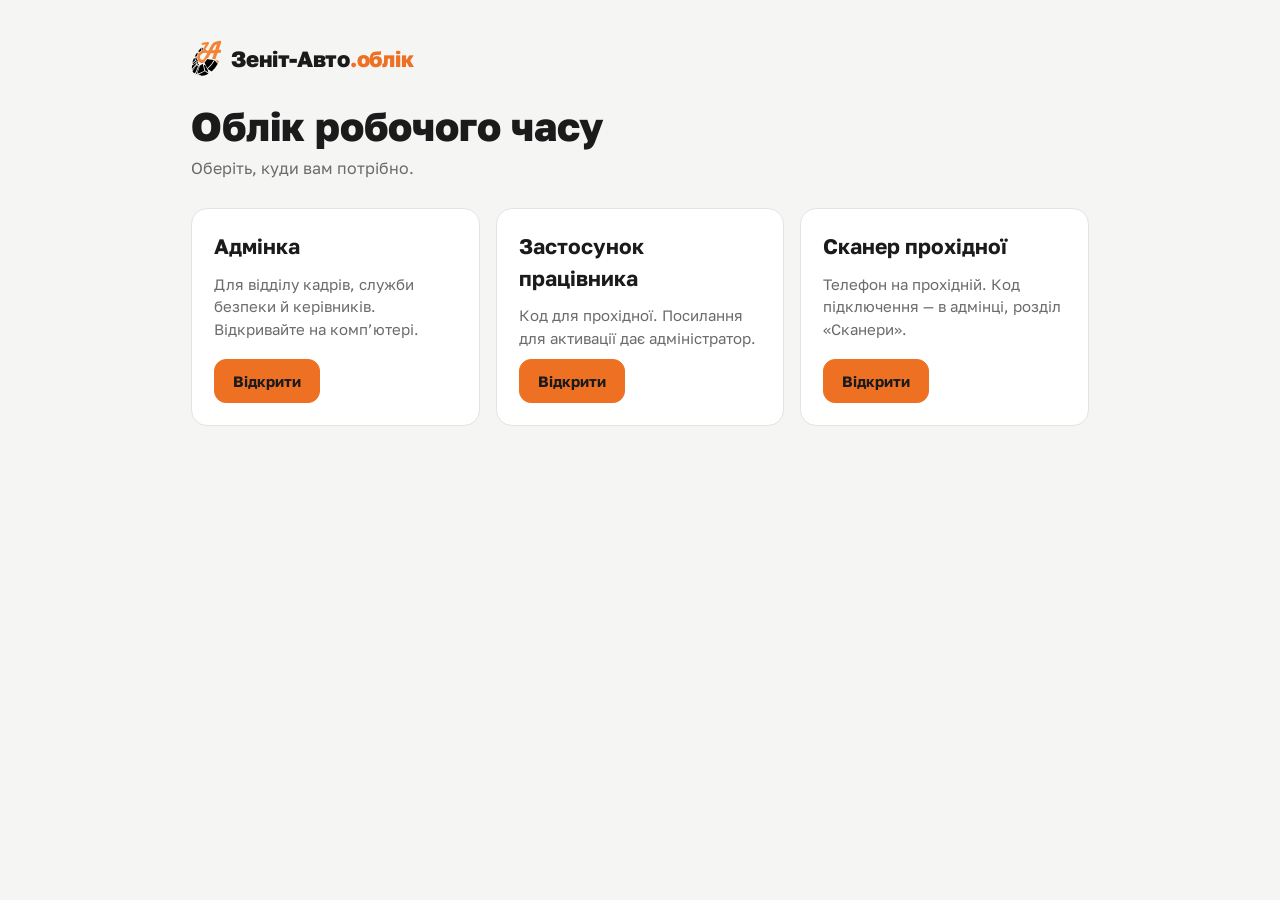
<file: index.html>
<!DOCTYPE html>
<html lang="uk">
<head>
<meta charset="utf-8">
<meta name="viewport" content="width=device-width, initial-scale=1">
<title>Зеніт-Авто.облік</title>
<link rel="icon" href="shared/icon-192.png">
<link rel="preconnect" href="https://fonts.googleapis.com">
<link href="https://fonts.googleapis.com/css2?family=Golos+Text:wght@400;500;600;700;800&display=swap" rel="stylesheet">
<link rel="stylesheet" href="shared/ui.css">
<style>
.wrap{max-width:1000px;margin:0 auto;padding:40px max(16px,4vw)}
h1{font-size:clamp(28px,4vw,40px);line-height:1.1;margin:28px 0 8px;font-weight:800}
.lead{color:var(--mu);margin:0 0 28px;max-width:62ch}
.grid{display:grid;grid-template-columns:repeat(auto-fit,minmax(260px,1fr));gap:16px}
.app{padding:22px;display:flex;flex-direction:column;gap:10px;text-decoration:none;color:var(--ink)}
.app:hover{border-color:var(--or)}
.app h2{margin:0;font-size:21px}.app p{margin:0;color:var(--mu);font-size:15px}
.app .btn{align-self:flex-start;margin-top:auto}
.top{display:flex;justify-content:space-between;align-items:center;gap:12px;flex-wrap:wrap}
</style>
</head>
<body>
<div class="wrap">
  <div class="top"><span class="brand"><img src="shared/logo.svg" alt="Зеніт-Авто"><span class="wm">Зеніт-Авто<span>.облік</span></span></span></div>
  <h1>Облік робочого часу</h1>
  <p class="lead">Оберіть, куди вам потрібно.</p>
  <div class="grid">
    <a class="card app" href="admin/index.html"><h2>Адмінка</h2><p>Для відділу кадрів, служби безпеки й керівників. Відкривайте на комп’ютері.</p><span class="btn pri">Відкрити</span></a>
    <a class="card app" href="employee/index.html"><h2>Застосунок працівника</h2><p>Код для прохідної. Посилання для активації дає адміністратор.</p><span class="btn pri">Відкрити</span></a>
    <a class="card app" href="scanner/index.html"><h2>Сканер прохідної</h2><p>Телефон на прохідній. Код підключення — в адмінці, розділ «Сканери».</p><span class="btn pri">Відкрити</span></a>
  </div>
</div>
</body>
</html>
</file>
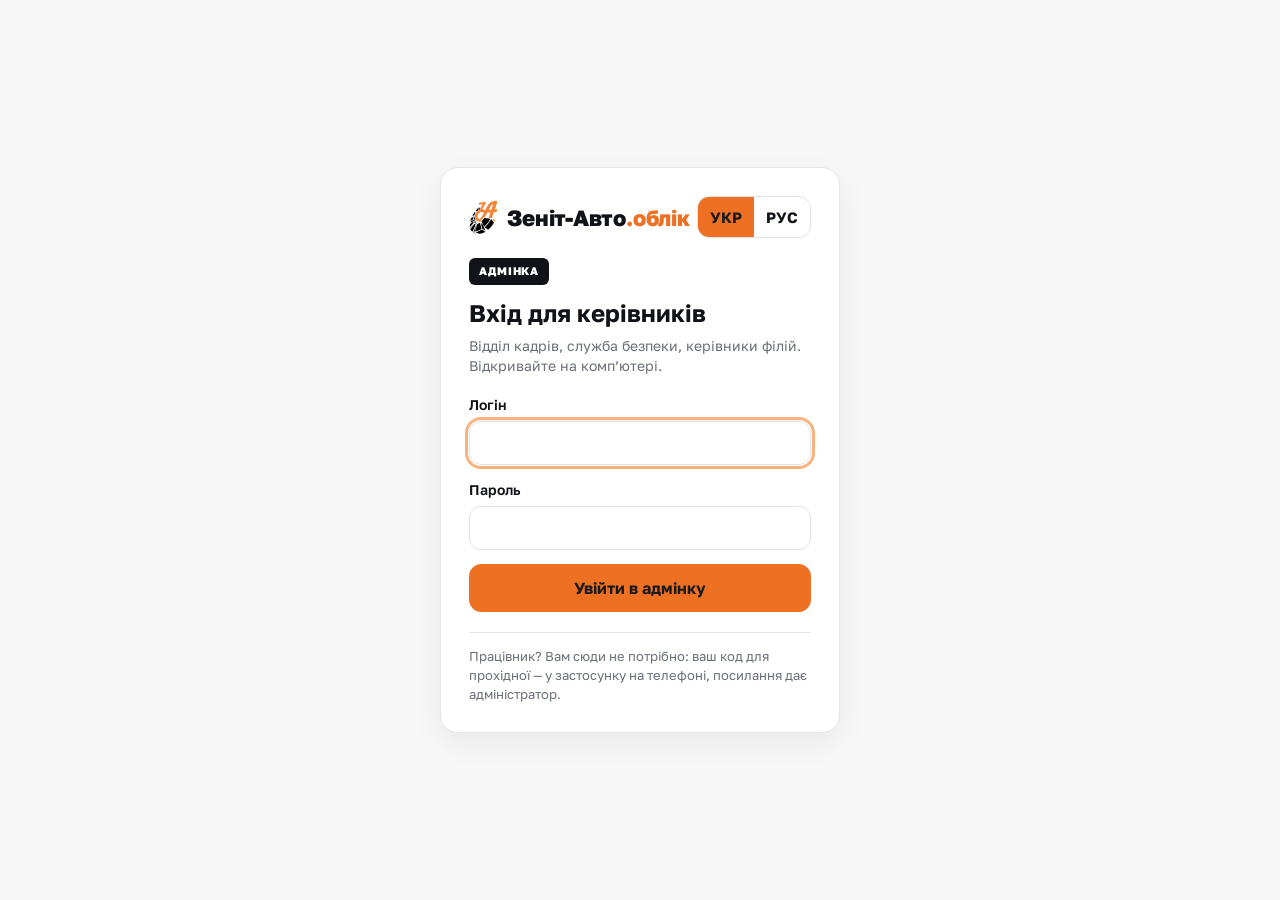
<file: admin/index.html>
<!DOCTYPE html>
<html lang="uk">
<head>
<meta charset="utf-8">
<meta name="viewport" content="width=device-width, initial-scale=1">
<title>Зеніт-Авто.облік — адмінка</title>
<link rel="icon" href="../shared/icon-192.png">
<link rel="preconnect" href="https://fonts.googleapis.com">
<link href="https://fonts.googleapis.com/css2?family=Golos+Text:wght@400;500;600;700;800&family=PT+Mono&display=swap" rel="stylesheet">
<link rel="stylesheet" href="../shared/ui.css">
<style>
.hdr{position:sticky;top:0;z-index:20;background:var(--card);display:flex;flex-wrap:wrap;align-items:center;gap:10px 14px;padding:10px 24px;border-bottom:1px solid var(--bd)}
.hdr .sp{flex:1}
.hdr .in{width:260px}
.moon{width:40px;height:40px;border:1px solid var(--bd);border-radius:12px;background:var(--card);display:flex;align-items:center;justify-content:center}
.user{font-size:15px;white-space:nowrap}.user span{color:var(--mu)}
.demo-bar{background:var(--or-soft);color:var(--or-ink);font-size:13px;padding:6px 24px;display:flex;gap:12px;align-items:center;flex-wrap:wrap}
.demo-bar button{border:0;background:none;color:inherit;font-weight:700;text-decoration:underline;padding:0}
.layout{display:flex;min-height:calc(100vh - 66px)}
.side{width:280px;flex:none;border-right:1px solid var(--bd);background:var(--card);padding:20px 16px;display:flex;flex-direction:column;gap:4px}
.si{display:flex;align-items:center;gap:10px;padding:11px 14px;border-radius:12px;font-size:16px;font-weight:500;color:var(--ink);text-decoration:none;white-space:nowrap}
.si:hover{background:var(--bg)}
.si.on{background:var(--or-soft);box-shadow:inset 4px 0 0 var(--or);font-weight:700;color:var(--or-ink)}
.si>span:first-child{overflow:hidden;text-overflow:ellipsis}.si .b{flex:none;margin-left:auto;font-size:13px;font-weight:700;border-radius:999px;padding:1px 9px}
.ver{margin-top:12px;padding:0 16px;font-size:14px;color:var(--mu)}
.main{flex:1;padding:24px clamp(16px,2.5vw,36px) 48px;display:flex;flex-direction:column;gap:20px}
.mh{display:flex;flex-wrap:wrap;justify-content:space-between;align-items:flex-end;gap:12px}
.mh h1{margin:0;font-size:30px;line-height:1.15;font-weight:800}
.mh p{margin:4px 0 0;color:var(--mu);font-size:15px}
.ctl{display:flex;flex-wrap:wrap;gap:10px;align-items:flex-end}
.ctl .in{width:auto}
.kpis{display:grid;grid-template-columns:repeat(auto-fit,minmax(150px,1fr));gap:12px}
.kpi{padding:18px}
.kpi .l{font-size:15px;color:var(--mu)}
.kpi .v{font-size:34px;font-weight:800;line-height:1.2;margin-top:6px}
.kpi .s{font-size:14px;margin-top:6px;font-weight:600}
.kpi.w{border-color:#F3C9A6}.kpi.w .v,.kpi.w .s{color:var(--wa)}
.kpi.e{border-color:#F1B7B7}.kpi.e .v,.kpi.e .s{color:var(--er)}
a.kpi{text-decoration:none;color:inherit}a.kpi:hover{border-color:var(--or)}
.bar{height:6px;background:var(--bg);border-radius:3px;margin-top:10px}.bar div{height:6px;background:var(--or);border-radius:3px;transition:width .4s}
.cols{display:flex;flex-wrap:wrap;gap:20px;align-items:flex-start}
.feed{flex:999 1 600px;overflow:hidden}
.rcol{flex:1 1 280px;display:flex;flex-direction:column;gap:20px}
.ch{display:flex;flex-wrap:wrap;justify-content:space-between;align-items:center;gap:10px;padding:16px 20px;border-bottom:1px solid var(--bd)}
.ch h2,.rc h2{margin:0;font-size:19px;font-weight:800}
.tabsl{display:flex;gap:18px;flex-wrap:wrap}
.tabsl button{border:0;background:none;padding:6px 0;font-size:15px;font-weight:600;color:var(--mu);border-bottom:3px solid transparent}
.tabsl button.on{color:var(--ink);border-bottom-color:var(--or)}
.tw{overflow-x:auto}
table{width:100%;border-collapse:collapse;font-size:14px}
th{text-align:left;font-size:13px;color:var(--mu);font-weight:600;padding:10px 8px;white-space:nowrap}
td{padding:11px 8px;border-top:1px solid var(--bd);vertical-align:top}
th:first-child,td:first-child{padding-left:20px}th:last-child,td:last-child{padding-right:20px}
td.t{font-weight:700;white-space:nowrap;font-variant-numeric:tabular-nums}
td small{display:block;color:var(--mu);font-size:13px}
td .acts{display:flex;gap:6px;flex-wrap:nowrap}
tr.new td{animation:flash 2s ease-out}
@keyframes flash{from{background:var(--or-soft)}to{background:transparent}}
.empty{padding:28px 20px;color:var(--mu);text-align:center}
.rc{padding:18px 20px}
.rc p{margin:4px 0 8px;font-size:14px;color:var(--mu)}
.wl{display:flex;align-items:center;gap:12px;margin-top:12px}
.av{width:38px;height:38px;border-radius:50%;background:var(--or-soft);color:var(--or-ink);display:flex;align-items:center;justify-content:center;font-weight:800;font-size:13px;flex:none}
.wl{align-items:flex-start}.wl .n{flex:1;font-weight:700;font-size:15px;line-height:1.3}.wl .n small{display:block;font-weight:400;color:var(--mu);font-size:13px;margin:2px 0 6px}
.st{display:flex;gap:10px;margin:12px 0}.st div{flex:1;border-radius:12px;padding:10px 12px;font-size:14px}.st b{display:block;font-size:24px}
.off{border:1px solid #F1B7B7;border-radius:12px;padding:12px;font-size:15px;margin-top:8px}.off small{display:block;color:var(--mu);font-size:13px;margin-top:2px}
.grid2{display:grid;grid-template-columns:repeat(2,minmax(0,1fr));gap:14px}
.bcards{display:grid;grid-template-columns:repeat(auto-fill,minmax(280px,1fr));gap:16px}
.bc{padding:18px 20px}
.bc h3{margin:0 0 2px;font-size:19px}
.bc p{margin:0 0 10px;color:var(--mu);font-size:14px}
.bc ul{margin:0 0 12px;padding:0;list-style:none}
.bc li{padding:8px 0;border-top:1px solid var(--bd);display:flex;justify-content:space-between;gap:8px;font-size:15px}
.code-big{font-size:44px;font-weight:800;letter-spacing:.12em;text-align:center;padding:14px;background:var(--bg);border-radius:14px;margin:10px 0}
.login{min-height:100vh;display:flex;align-items:center;justify-content:center;padding:16px;background:#f7f7f8}
/* вход в админку всегда светлый — чтобы не путать с тёмным входом PWA */
.auth-card{width:min(400px,100%);background:#fff;color:#111318;border:1px solid #e6e6ea;border-radius:18px;padding:28px;display:flex;flex-direction:column;gap:14px;box-shadow:0 10px 30px rgba(17,19,24,.06);
  --ink:#111318;--mu:#6b6f78;--bd:#e2e3e7;--bg:#f7f7f8;--card:#fff;color-scheme:light}
.ac-top{display:flex;align-items:center;justify-content:space-between;gap:8px}
.auth-card .brand img{background:none;padding:0;height:34px}
.ac-badge{align-self:flex-start;font-size:11px;font-weight:800;letter-spacing:.08em;text-transform:uppercase;background:#111318;color:#fff;padding:5px 10px;border-radius:6px;margin-top:6px}
.auth-card h1{margin:0;font-size:24px;line-height:1.2}
.ac-sub{margin:-6px 0 4px;color:var(--mu);font-size:14px;line-height:1.45}
.auth-card .in{background:#fff;color:#111318}
.ac-btn{height:48px;font-size:16px}
.ac-err{background:#fdecea;color:#b3261e;border-radius:10px;padding:10px 12px;font-size:14px}
.ac-demo{margin:0;font-size:13px;color:var(--mu)}
.ac-foot{margin:6px 0 0;padding-top:14px;border-top:1px solid var(--bd);font-size:13px;line-height:1.45;color:var(--mu)}
.ac-foot a{color:inherit}
@media(max-width:900px){
  .layout{flex-direction:column}
  .side{width:auto;flex-direction:row;overflow-x:auto;padding:8px 12px;border-right:0;border-bottom:1px solid var(--bd)}
  .si{font-size:15px;padding:8px 12px}.ver{display:none}
  .hdr{padding:10px 16px}.hdr .in{width:100%;order:9}
  .grid2{grid-template-columns:minmax(0,1fr)}
}
.bulk{position:sticky;top:76px;z-index:6;display:flex;flex-wrap:wrap;align-items:center;gap:8px 10px;background:var(--ink);color:var(--card);padding:10px 16px;border-radius:14px}
.bulk .btn{background:var(--card);color:var(--ink);border-color:transparent}
.namebtn{border:0;background:none;padding:0;font:inherit;font-weight:700;text-align:left;color:var(--ink);cursor:pointer}.namebtn:hover{color:var(--or-ink);text-decoration:underline}
.lnk{color:var(--card)}
.lnk{border:0;background:none;padding:0 4px;color:var(--link);font-size:13px;font-weight:600;text-decoration:underline}
.chips{display:flex;flex-wrap:wrap;gap:6px}
.warn{background:var(--er-bg);color:var(--er);border-radius:12px;padding:10px 14px;margin-bottom:12px;font-weight:600}
.modal.wide{width:min(820px,100%)}
.accl{display:grid;grid-template-columns:repeat(auto-fill,minmax(240px,1fr));gap:10px}
.accb{border:1px solid var(--bd);border-radius:12px;padding:8px 12px}
.accbh{font-weight:800;margin-bottom:4px}
.accg{display:flex;align-items:center;gap:10px;padding:6px 0;flex-wrap:wrap}
.accg .gn{flex:1;min-width:90px;font-size:15px}
.accg .pill{font-size:12px}
.main.is-demo{outline:2px dashed var(--or);outline-offset:-10px;border-radius:14px}
.demo-tag{display:inline-block;align-self:flex-start;width:max-content;margin-bottom:12px;font-size:11px;font-weight:800;letter-spacing:.08em;text-transform:uppercase;color:var(--or-ink);border:1.5px dashed var(--or);border-radius:6px;padding:4px 9px}
.si.is-demo{outline:1.5px dashed var(--or);outline-offset:-3px}
.demo-route .modal{outline:2px dashed var(--or);outline-offset:-6px}
.sched td,.sched th{padding:6px 6px;white-space:nowrap}.sched .in.sm{height:36px;padding:0 8px;min-width:0;width:100%}.sched input[type=number]{width:80px}
.sched input[type=checkbox]{width:20px;height:20px}
tr.bad td{background:color-mix(in srgb,var(--or) 6%,transparent)}
th.sortable{cursor:pointer;user-select:none}th.sortable:hover{color:var(--or-ink)}
.hl{list-style:none;padding:0;margin:0}.hl li{display:grid;grid-template-columns:110px 1fr auto;gap:10px;align-items:center;padding:6px 0;border-bottom:1px solid var(--bd)}
.dtot{display:grid;grid-template-columns:repeat(5,1fr);gap:8px;margin-bottom:12px}.dtot div{border:1px solid var(--bd);border-radius:12px;padding:10px;display:flex;flex-direction:column}
.dtot b{font-size:22px}.dtot span{font-size:12px;font-weight:700}.dtot small{color:var(--mu);font-size:12px}
.cal{display:grid;grid-template-columns:repeat(7,1fr);gap:4px}.cw{font-size:12px;font-weight:700;color:var(--mu);text-align:center}
.cd{border:1px solid var(--bd);border-radius:8px;min-height:46px;background:var(--card);color:var(--ink);font:inherit;display:flex;flex-direction:column;align-items:center;justify-content:center;cursor:pointer;padding:2px}
.cd small{font-size:10px;color:var(--mu)}.cd:disabled{cursor:default;opacity:.45}
.cd.ok{background:#E3F4E6;border-color:#9AD3A8}.cd.bad{background:#FDEBDD;border-color:#F3B58A}.cd.abs{background:#FDE7E5;border-color:#F2A29B}
.cd.exc{background:#E4ECFD;border-color:#A9C0F5}.cd.off{background:var(--bg)}
:root[data-theme=dark] .cd.ok,:root[data-theme=dark] .cd.bad,:root[data-theme=dark] .cd.abs,:root[data-theme=dark] .cd.exc{color:#111318}
.legend{display:flex;flex-wrap:wrap;gap:6px 10px;align-items:center;font-size:12px;color:var(--mu);margin-top:8px}.legend .cd{min-height:14px;width:18px;display:inline-block;padding:0}
@media (max-width:700px){.dtot{grid-template-columns:repeat(2,1fr)}}
@media print{.demo-tag{display:none}.main.is-demo{outline:0}.hdr,.side,.demo-bar,.noprint{display:none!important}.main{padding:0}}
/* v1.7: фамилия-ссылка, подсказки поиска, отсутствия */
a.empl{color:inherit;text-decoration:none;cursor:pointer}
a.empl:hover{color:var(--or);text-decoration:underline;text-underline-offset:3px}
.gqd{position:fixed;z-index:60;background:var(--card,#fff);border:1px solid var(--bd);border-radius:12px;box-shadow:0 12px 32px rgba(0,0,0,.14);overflow:hidden;max-height:420px;overflow-y:auto}
.gqd a{display:block;padding:9px 14px;color:inherit;text-decoration:none;border-bottom:1px solid var(--bd)}
.gqd a:hover{background:var(--bg2,#f4f4f5)}
.gqd a small,.apl small{display:block;color:var(--mu);font-size:12.5px}
.gqd .empty,.apl .empty{padding:10px 14px;color:var(--mu)}
.apl{display:flex;flex-direction:column;border:1px solid var(--bd);border-radius:10px;overflow:hidden;margin-top:4px}
.apl:empty{display:none}
.apl button{all:unset;cursor:pointer;padding:8px 12px;border-bottom:1px solid var(--bd)}
.apl button:hover{background:var(--bg2,#f4f4f5)}
.pill .x{all:unset;cursor:pointer;margin-left:4px;font-weight:800}
.remb{border:1px solid var(--bd);border-radius:14px;padding:14px 16px;margin-top:18px}
.remb h3{margin:0 0 4px}.remb p{margin:0 0 10px;color:var(--mu)}
.dows{display:flex;gap:14px;flex-wrap:wrap}
</style>
</head>
<body>
<div id="app"></div>
<script src="../shared/config.js"></script>
<script src="../shared/i18n.js"></script>
<script src="../shared/vendor/qrcode.js"></script>
<script src="../shared/ui.js"></script>
<script src="../shared/api.js"></script>
<script src="app.js"></script>
</body>
</html>
</file>
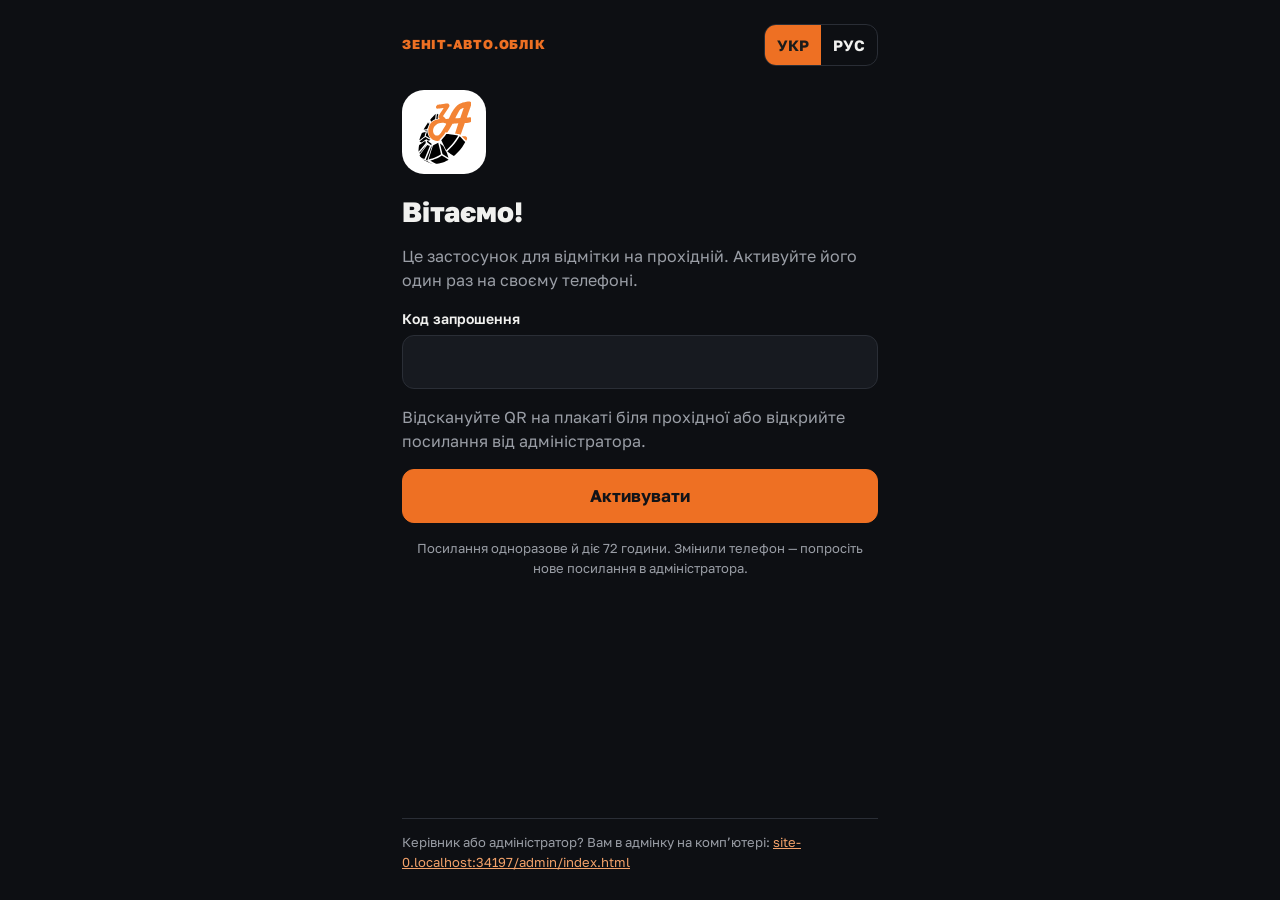
<file: employee/index.html>
<!DOCTYPE html>
<html lang="uk">
<head>
<meta charset="utf-8">
<meta name="viewport" content="width=device-width, initial-scale=1, viewport-fit=cover">
<meta name="theme-color" content="#FFFFFF">
<meta name="apple-mobile-web-app-capable" content="yes">
<meta name="apple-mobile-web-app-title" content="Зеніт-Авто">
<title>Зеніт-Авто.облік</title>
<link rel="manifest" href="manifest.webmanifest">
<link rel="icon" href="../shared/icon-192.png">
<link rel="apple-touch-icon" href="../shared/icon-192.png">
<link rel="preconnect" href="https://fonts.googleapis.com">
<link href="https://fonts.googleapis.com/css2?family=Golos+Text:wght@400;500;600;700;800&family=PT+Mono&display=swap" rel="stylesheet">
<link rel="stylesheet" href="../shared/ui.css">
<style>
html,body{height:100%}
body{background:var(--bg)}
body:has(.act),#app:has(.act){background:#0d0f13}
#app{max-width:520px;margin:0 auto;min-height:100%;display:flex;flex-direction:column;background:var(--bg)}
.abar{position:sticky;top:0;z-index:5;padding:calc(10px + env(safe-area-inset-top)) 18px 10px;background:var(--card);border-bottom:1px solid var(--bd);display:flex;align-items:center;justify-content:space-between;gap:8px}
.abar .brand img{height:30px}.abar .wm{font-size:17px}
.scr{flex:1;padding:14px 18px 20px;display:flex;flex-direction:column;gap:14px}
.stat{align-self:flex-end;display:flex;align-items:center;gap:6px;font-size:13px;font-weight:700;padding:5px 10px;border-radius:999px;white-space:nowrap;background:var(--ok-bg);color:var(--ok)}
.stat.off{background:var(--card);color:var(--mu);border:1px solid var(--bd)}
.stat.br{background:var(--wa-bg);color:var(--wa)}
.qrc{background:var(--card);border-radius:20px;padding:20px;border:1px solid var(--bd);display:flex;flex-direction:column;align-items:center;gap:14px}
.qrc .nm{text-align:center}.qrc .nm b{display:block;font-size:21px;font-weight:800;line-height:1.2}.qrc .nm span{font-size:14px;color:var(--mu)}
.qrbox{width:min(290px,78vw);padding:12px;border:2px solid var(--or);border-radius:14px;background:#fff}
.qrbox svg{display:block;width:100%;height:auto}
.tm{width:100%}
.bar{height:6px;background:var(--bg);border-radius:3px;overflow:hidden}.bar div{height:6px;background:var(--or);border-radius:3px;transition:width 1s linear}
.tm .row{display:flex;justify-content:space-between;margin-top:8px;font-size:13px;color:var(--mu)}
.hint{background:var(--or-soft);border-radius:14px;padding:12px 14px;font-size:14px;line-height:1.45;color:var(--or-ink)}
.net{background:var(--card);border:1px dashed var(--bd);border-radius:12px;padding:8px 12px;font-size:13px;color:var(--mu)}
.tabbar{position:sticky;bottom:0;display:flex;border-top:1px solid var(--bd);background:var(--card);padding:4px 8px calc(8px + env(safe-area-inset-bottom))}
.tabbar button{flex:1;display:flex;flex-direction:column;align-items:center;gap:2px;padding:6px 0;border:0;background:none;color:var(--mu);font-size:12px;font-weight:600}
.tabbar button.on{color:var(--or-ink)}
.tabbar i{width:28px;height:4px;border-radius:2px;background:transparent}.tabbar button.on i{background:var(--or)}
h2.t{margin:0;font-size:24px;font-weight:800}
.sub{margin:-10px 0 0;font-size:14px;color:var(--mu)}
.day{background:var(--card);border:1px solid var(--bd);border-radius:16px;overflow:hidden}
.dh{display:flex;justify-content:space-between;gap:8px;padding:11px 14px;border-bottom:1px solid var(--bd)}
.dh b{font-size:15px}.dh span{font-size:13px;color:var(--mu)}
.ev{display:flex;align-items:center;gap:10px;padding:10px 14px;border-top:1px solid var(--bd)}
.ev:first-of-type{border-top:0}
.ev b{width:46px;font-variant-numeric:tabular-nums}.ev span{flex:1;font-size:15px}
/* активация — тёмный крупный экран, специально не похож на светлый вход в админку */
.act{--ink:#F1F1EF;--mu:#9A9EA6;--bd:#2A2E36;--bg:#171a20;--card:#0d0f13;--or-soft:#2b1c10;--or-ink:#F3A26A;color:var(--ink);color-scheme:dark}
.act .in{height:54px;font-size:20px;background:#171a20;border-color:#2A2E36;color:#fff;letter-spacing:.06em}
.act .kick{font-size:13px;font-weight:800;letter-spacing:.06em;text-transform:uppercase;color:var(--or)}
.act-ico{width:84px;height:84px;border-radius:22px;background:#fff;display:flex;align-items:center;justify-content:center;margin-top:8px}
.act-ico img{height:64px}
.act-app{font-size:15px;font-weight:700;color:var(--mu);margin-top:-4px}
.act .btn.pri{color:#111318}
.big-steps li{font-size:17px}.big-steps small{display:block}
.share-ico{display:inline-flex;vertical-align:middle;margin-left:6px;color:var(--or-ink)}
.ios-code{background:#171a20;border:1px dashed #2A2E36;border-radius:14px;padding:12px 16px;display:flex;justify-content:space-between;align-items:center;gap:12px}
.ios-code small{color:var(--mu)}.ios-code b{font-size:22px;letter-spacing:.08em;color:#fff}
.fine a{color:var(--or-ink)}
.pick{margin:0 0 12px}.pick-h{font-size:13px;font-weight:700;color:var(--mu);margin:0 2px 8px}
.pick-g{display:grid;grid-template-columns:repeat(3,1fr);gap:8px}
.pick-g button{position:relative;min-height:54px;border-radius:14px;border:1.5px solid var(--bd);background:var(--card);color:var(--ink);font:inherit;font-size:15px;font-weight:700;cursor:pointer;padding:6px 4px;display:flex;flex-direction:column;align-items:center;justify-content:center;gap:2px}
.pick-g button small{display:none;font-size:10px;font-weight:700;text-transform:uppercase;letter-spacing:.04em;color:var(--or-ink)}
.pick-g button.auto small{display:block}
.pick-g button.on{background:var(--or);border-color:var(--or);color:#111318}
.pick-g button.on small{color:#111318;opacity:.75}
.act-foot{margin-top:auto;padding-top:14px;border-top:1px solid var(--bd);font-size:13px;line-height:1.5;color:var(--mu)}
.act-foot a{color:var(--or-ink)}
.act{background:var(--card);flex:1;padding:calc(24px + env(safe-area-inset-top)) 22px 28px;display:flex;flex-direction:column;gap:16px}
.act .r1{display:flex;align-items:center;justify-content:space-between;gap:8px}
.act h1{margin:6px 0 0;font-size:28px;line-height:1.15;font-weight:800}
.act p{margin:0;color:var(--mu)}
.emp{background:var(--bg);border-radius:16px;padding:14px 16px;font-size:14px;color:var(--mu)}.emp b{display:block;font-size:16px;color:var(--ink)}
.steps{margin:0;padding:0;list-style:none;display:flex;flex-direction:column;gap:14px;font-size:15px;line-height:1.45}
.steps li{display:flex;gap:12px}
.steps em{flex:none;width:28px;height:28px;border-radius:50%;background:var(--or);color:#1B1B1B;font-weight:800;font-size:14px;font-style:normal;display:flex;align-items:center;justify-content:center}
.steps small{display:block;color:var(--mu);font-size:14px}
.big{height:54px;font-size:17px;width:100%}
.fine{font-size:13px;color:var(--mu);text-align:center}
.demo{border:1px dashed var(--or);border-radius:14px;padding:12px;display:flex;flex-direction:column;gap:8px;font-size:14px}
.kv{display:grid;grid-template-columns:auto minmax(0,1fr);gap:8px 16px;font-size:15px}.kv span:nth-child(odd){color:var(--mu)}
.card.p{padding:16px}
/* установка (v1.8) */
.act .btn.inst{display:flex;align-items:center;justify-content:center;gap:10px;height:62px;font-size:18px;font-weight:800;text-decoration:none;position:relative}
.act a.btn{text-decoration:none;display:flex;align-items:center;justify-content:center}
.pulse::after{content:'';position:absolute;inset:-6px;border-radius:18px;border:3px solid var(--or);animation:zpulse 1.6s infinite;pointer-events:none}
@keyframes zpulse{0%{opacity:.9;transform:scale(.97)}100%{opacity:0;transform:scale(1.06)}}
.act .tabin{height:62px;font-size:28px;letter-spacing:.1em}
.iosdemo{position:relative;height:150px;border-radius:18px;background:#171a20;border:1px solid #2A2E36;overflow:hidden}
.iosdemo .fr{position:absolute;inset:0;opacity:0;animation:zfr 12s infinite}
.iosdemo .f2{animation-delay:4s}.iosdemo .f3{animation-delay:8s}
@keyframes zfr{0%{opacity:0}3%{opacity:1}30%{opacity:1}33.3%{opacity:0}100%{opacity:0}}
.sfbar{position:absolute;left:0;right:0;bottom:0;background:#f2f2f7;padding:8px 0 10px;display:flex;flex-direction:column;align-items:center;gap:8px}
.sfbar .url{background:#e3e3e8;border-radius:10px;width:86%;height:30px;display:flex;align-items:center;justify-content:center;font-size:13px;color:#333}
.sfbar .tb{display:flex;justify-content:space-around;width:100%;color:#0a84ff;font-size:20px;align-items:center}
.hl{position:relative;display:inline-flex}.hl::after{content:'';position:absolute;inset:-9px;border-radius:50%;border:3px solid var(--or);animation:zpulse 1.2s infinite}
.iosdemo .sheet{list-style:none;margin:14px;padding:0;background:#fff;border-radius:12px;color:#111}
.iosdemo .sheet li{display:flex;justify-content:space-between;padding:10px 14px;border-bottom:1px solid #eee;font-size:14px}
.iosdemo .sheet li.go{background:#FDEBDD;font-weight:700;outline:3px solid var(--or);outline-offset:-3px;border-radius:10px;border:0}
.iosdemo .hs{position:absolute;inset:0;background:linear-gradient(160deg,#2b5876,#4e4376);display:grid;grid-template-columns:repeat(4,1fr);gap:14px;padding:18px 26px;align-content:center;justify-items:center}
.iosdemo .hs i{width:46px;height:46px;border-radius:12px;background:rgba(255,255,255,.25);position:relative}
.iosdemo .hs i.za{background:#fff;display:flex;align-items:center;justify-content:center;box-shadow:0 0 0 3px var(--or)}
.iosdemo .hs i.za img{height:34px}
.iosdemo .tap{position:absolute;inset:4px;border-radius:50%;background:rgba(255,255,255,.6);border:3px solid #fff;animation:ztap 1.4s infinite}
@keyframes ztap{0%,100%{transform:scale(.6);opacity:.3}50%{transform:scale(1);opacity:1}}
.steps.anim li{border-radius:14px;padding:6px 8px;margin:-6px -8px;animation:zst 12s infinite}
.steps.anim li:nth-child(2){animation-delay:4s}.steps.anim li:nth-child(3){animation-delay:8s}
@keyframes zst{0%,30%{background:#2b1c10}33.3%,100%{background:transparent}}
@media (prefers-reduced-motion:reduce){.iosdemo .fr,.steps.anim li,.pulse::after,.hl::after,.iosdemo .tap{animation:none}.iosdemo .f1{opacity:1}}
.pend{background:#1B1B1B;color:#fff;border-radius:14px;padding:12px 14px;font-size:15px;line-height:1.45}
.pend b{color:var(--or)}
</style>
</head>
<body>
<div id="app"></div>
<script src="../shared/config.js"></script>
<script src="../shared/i18n.js"></script>
<script src="../shared/vendor/qrcode.js"></script>
<script src="../shared/ui.js"></script>
<script src="../shared/api.js"></script>
<script src="app.js"></script>
</body>
</html>
</file>
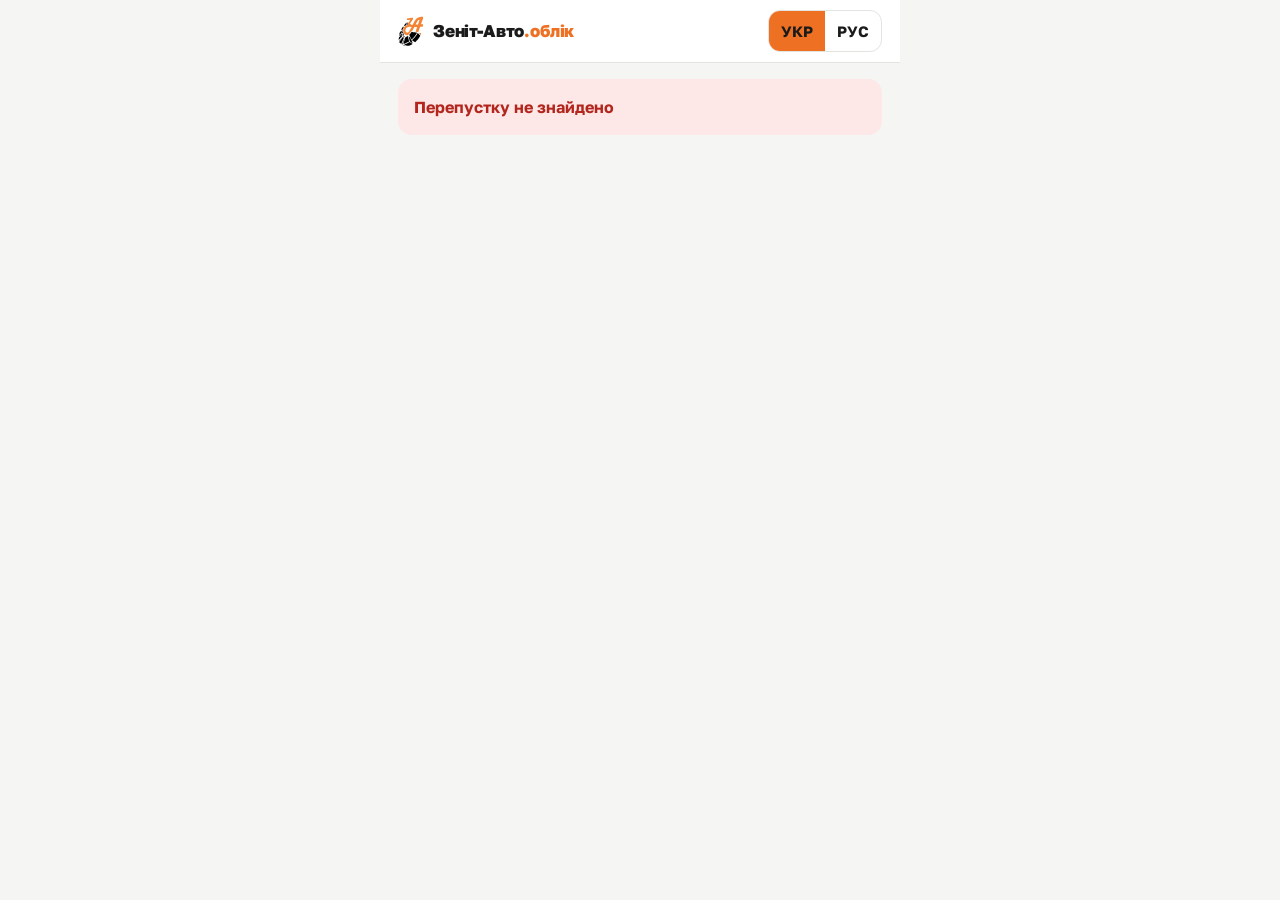
<file: pass/index.html>
<!DOCTYPE html>
<html lang="uk">
<head>
<meta charset="utf-8">
<meta name="viewport" content="width=device-width, initial-scale=1, viewport-fit=cover">
<meta name="theme-color" content="#FFFFFF">
<title>Тимчасова перепустка — Зеніт-Авто</title>
<link rel="icon" href="../shared/icon-192.png">
<link rel="preconnect" href="https://fonts.googleapis.com">
<link href="https://fonts.googleapis.com/css2?family=Golos+Text:wght@400;500;600;700;800&family=PT+Mono&display=swap" rel="stylesheet">
<link rel="stylesheet" href="../shared/ui.css">
<style>
#app{max-width:520px;margin:0 auto;min-height:100vh;display:flex;flex-direction:column}
.abar{padding:calc(10px + env(safe-area-inset-top)) 18px 10px;background:var(--card);border-bottom:1px solid var(--bd);display:flex;align-items:center;justify-content:space-between;gap:8px}
.abar .brand img{height:30px}.abar .wm{font-size:17px}
.scr{padding:16px 18px 28px;display:flex;flex-direction:column;gap:14px}
.tag{align-self:flex-start;background:#E4ECFD;color:#2350B8;font-weight:800;border-radius:999px;padding:6px 12px;font-size:14px}
.qrc{background:var(--card);border-radius:20px;padding:20px;border:1px solid var(--bd);display:flex;flex-direction:column;align-items:center;gap:14px}
.qrc .nm{text-align:center}.qrc .nm b{display:block;font-size:22px;font-weight:800;line-height:1.2}.qrc .nm span{font-size:14px;color:var(--mu)}
.qrbox{width:min(290px,78vw);padding:12px;border:2px solid #2F5BD3;border-radius:14px;background:#fff}.qrbox svg{display:block;width:100%;height:auto}
.bar{width:100%;height:6px;background:var(--bg);border-radius:3px;overflow:hidden}.bar div{height:6px;background:#2F5BD3;transition:width 1s linear}
.row{width:100%;display:flex;justify-content:space-between;font-size:13px;color:var(--mu);margin-top:-6px}
.kv{background:var(--card);border:1px solid var(--bd);border-radius:16px;padding:14px 16px;display:grid;grid-template-columns:auto minmax(0,1fr);gap:8px 16px;font-size:15px}
.kv span:nth-child(odd){color:var(--mu)}
.hint{background:#E4ECFD;color:#1E3F8F;border-radius:14px;padding:12px 14px;font-size:14px}
.bad{background:var(--er-bg);color:var(--er);border-radius:14px;padding:16px;font-weight:700}
</style>
</head>
<body>
<div id="app"><header class="abar"><span class="brand"><img src="../shared/logo.svg" alt="Зеніт-Авто"><span class="wm">Зеніт-Авто<span>.облік</span></span></span>
  <div class="seg" role="group" aria-label="Мова"><button type="button" data-lang="uk">УКР</button><button type="button" data-lang="ru">РУС</button></div></header>
  <main class="scr" id="scr"></main></div>
<script src="../shared/config.js"></script>
<script src="../shared/i18n.js"></script>
<script src="../shared/vendor/qrcode.js"></script>
<script src="../shared/ui.js"></script>
<script src="../shared/api.js"></script>
<script>
{
  const C = window.ZA_CONFIG, t = k => I18N.t(k), pick = o => I18N.pick(o), esc = UI.esc;
  const code = new URLSearchParams(location.search).get('p');
  const v = document.getElementById('scr');
  let P = null, offset = 0, ts = 0, timer = null;
  const now = () => Math.floor((Date.now() + offset) / 1000);
  const dt = iso => `${new Date(iso).toLocaleDateString('uk-UA').slice(0, 5)} ${I18N.hm(iso)}`;
  async function draw() {
    ts = now();
    const box = document.getElementById('qr'); if (!box) return;
    box.innerHTML = UI.qrSvg(await API.makePassCode(P.secret, P.code, ts), { margin: 1 });
  }
  function tick() {
    if (new Date(P.to) < new Date()) { render(); return; }
    let left = C.QR_REFRESH_SEC - (now() - ts); if (left <= 0) { draw(); left = C.QR_REFRESH_SEC; }
    const ql = document.getElementById('ql'); if (!ql) return;
    ql.textContent = `${t('code_refresh')} ${left} ${t('sec')}`;
    document.getElementById('qb').style.width = (100 * left / C.QR_REFRESH_SEC) + '%';
  }
  function render() {
    clearInterval(timer); I18N.apply();
    if (!P) { v.innerHTML = `<div class="bad">${t('pp_notfound')}</div>`; return; }
    const ok = P.status === 'active' && new Date(P.to) > new Date();
    v.innerHTML = `<span class="tag">${t('guest_pass')}</span>
      ${ok ? `<div class="qrc"><div class="nm"><b>${esc(P.name)}</b><span>${esc(P.company)}</span></div><div class="qrbox" id="qr" role="img" aria-label="QR"></div>
        <div class="bar"><div id="qb" style="width:100%"></div></div><div class="row"><span id="ql"></span><span class="mono">${esc(P.code)}</span></div></div>
        <div class="hint">${t('pp_show')}</div>` : `<div class="bad">${t('pp_bad')}<br><span style="font-weight:500">${t('st_' + P.status)}</span></div>`}
      <div class="kv"><span>${t('pp_where')}</span><span>${P.places.map(x => `${esc(pick(x.branch))} · ${esc(pick(x.gate))}`).join('<br>')}</span>
        <span>${t('pp_valid')}</span><span><b>${dt(P.from)} → ${dt(P.to)}</b></span>
        ${P.maxUses ? `<span>${t('p_uses')}</span><span>${P.uses} / ${P.maxUses}</span>` : ''}</div>`;
    if (ok) { draw().then(tick); timer = setInterval(tick, 1000); if ('wakeLock' in navigator) navigator.wakeLock.request('screen').catch(() => {}); }
  }
  I18N.on(render);
  API.passInfo(code).then(r => { P = r; offset = new Date(r.server_time).getTime() - Date.now(); render(); }).catch(() => { P = null; render(); });
}
</script>
</body>
</html>
</file>
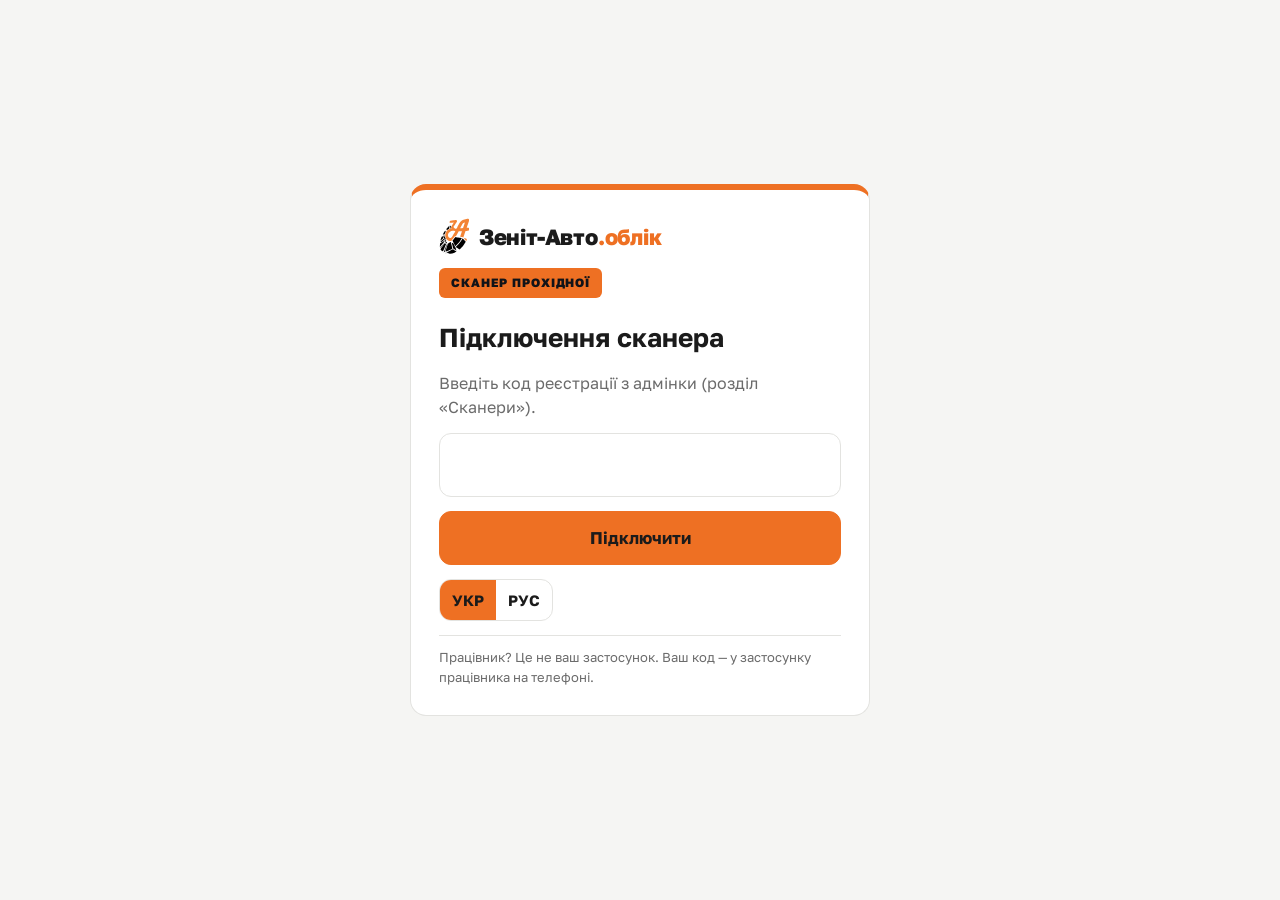
<file: scanner/index.html>
<!DOCTYPE html>
<html lang="uk">
<head>
<meta charset="utf-8">
<meta name="viewport" content="width=device-width, initial-scale=1, viewport-fit=cover">
<meta name="theme-color" content="#202020">
<title>Зеніт-Авто.облік — сканер</title>
<link rel="manifest" href="manifest.webmanifest">
<link rel="icon" href="../shared/icon-192.png">
<link rel="preconnect" href="https://fonts.googleapis.com">
<link href="https://fonts.googleapis.com/css2?family=Golos+Text:wght@400;500;600;700;800&family=PT+Mono&display=swap" rel="stylesheet">
<link rel="stylesheet" href="../shared/ui.css">
<style>
html,body{height:100%;overflow:hidden}
#app{height:100%}
.wrap{height:100%;display:flex}
.cam{flex:1;position:relative;background:#202020;color:#fff;display:flex;flex-direction:column;align-items:center;justify-content:center;gap:24px;overflow:hidden}
.cam video{position:absolute;inset:0;width:100%;height:100%;object-fit:cover;opacity:.55;transform:scaleX(-1)}
.cam video.back{transform:none}
.vf{position:relative;width:min(380px,60vmin);aspect-ratio:1}
.vf i{position:absolute;width:20%;height:20%;border:6px solid var(--or)}
.vf .a{left:0;top:0;border-right:0;border-bottom:0;border-top-left-radius:18px}
.vf .b{right:0;top:0;border-left:0;border-bottom:0;border-top-right-radius:18px}
.vf .c{left:0;bottom:0;border-right:0;border-top:0;border-bottom-left-radius:18px}
.vf .d{right:0;bottom:0;border-left:0;border-top:0;border-bottom-right-radius:18px}
.laser{position:absolute;left:8%;right:8%;top:10%;height:3px;background:var(--or);border-radius:2px;animation:scan 2.4s ease-in-out infinite alternate}
@keyframes scan{to{top:88%}}
.cam .tx{position:relative;text-align:center;padding:0 20px}.cam .tx b{display:block;font-size:clamp(22px,3vw,30px)}.cam .tx span{font-size:clamp(15px,1.6vw,18px);color:#D0D0D0}
.camerr{position:relative;max-width:440px;background:rgba(0,0,0,.6);border-radius:12px;padding:12px 16px;font-size:15px;text-align:center}
.pane{width:min(440px,42vw);background:var(--card);display:flex;flex-direction:column;padding:20px 24px calc(16px + env(safe-area-inset-bottom));overflow:auto}
.pane .brand img{height:34px}.pane .wm{font-size:19px}
.clock{font-size:clamp(44px,5.4vw,68px);font-weight:800;letter-spacing:-.03em;line-height:1;margin-top:14px;font-variant-numeric:tabular-nums}
.auto{width:100%;min-height:68px;border-radius:14px;border:1px solid var(--bd);background:var(--card);text-align:left;padding:8px 18px;display:flex;flex-direction:column;justify-content:center;font-size:20px;font-weight:800}
.auto small{font-size:14px;font-weight:500;color:var(--mu)}
.auto.sel,.evs button.sel{border:3px solid var(--or);background:var(--or-soft)}
.evs{display:grid;grid-template-columns:repeat(2,minmax(0,1fr));gap:10px;margin-top:10px}
.evs button{min-height:56px;border-radius:12px;border:1px solid var(--bd);background:var(--card);font-size:17px;font-weight:700;padding:4px}
.stat{margin-top:auto;display:flex;flex-wrap:wrap;align-items:center;gap:8px 14px;padding-top:14px;border-top:1px solid var(--bd);font-size:14px;color:var(--mu)}
.stat .seg button{height:36px;min-width:46px;font-size:13px}.gear{margin-left:auto;width:44px;height:44px;border-radius:10px;border:1px solid var(--bd);background:var(--card);display:flex;align-items:center;justify-content:center}
#usb{position:absolute;left:-9999px;opacity:0}
.demo{margin-top:12px;border:1px dashed var(--or);border-radius:12px;padding:10px;font-size:13px}.demo[open]{display:flex;flex-direction:column;gap:8px}.demo summary{cursor:pointer}
.demo .row{display:flex;flex-wrap:wrap;gap:6px}
.res{position:fixed;inset:0;z-index:50;display:flex;flex-direction:column;padding:calc(28px + env(safe-area-inset-top)) clamp(20px,4vw,56px) calc(24px + env(safe-area-inset-bottom))}
.res .tp{display:flex;justify-content:space-between;align-items:center;gap:8px 12px;font-size:18px;flex-wrap:wrap}
@media (max-width:520px){.res .tp{font-size:14px}.res .tb .wm{font-size:15px}.res .tb img{height:26px}}
.res .tb{display:flex;align-items:center;gap:10px;background:#fff;border-radius:14px;padding:6px 14px 6px 8px}
.res .tb img{height:34px}.res .tb .wm{font-size:18px;color:#1B1B1B}
.res .mid{flex:1;display:flex;align-items:center;gap:clamp(24px,4vw,56px)}
.circ{flex:none;width:clamp(140px,18vw,240px);aspect-ratio:1;border-radius:50%;display:flex;align-items:center;justify-content:center}
.circ svg{width:58%;height:58%}
.res .e1{font-size:clamp(18px,2.2vw,26px);font-weight:700}
.res .who{font-size:clamp(40px,6vw,76px);font-weight:800;line-height:1.02;letter-spacing:-.03em;margin-top:8px}
.res .t3{font-size:clamp(17px,2vw,24px);margin-top:10px}
.res .ft{display:flex;justify-content:space-between;gap:12px;font-size:17px}
.chip2{display:inline-flex;margin-top:24px;background:rgba(255,255,255,.18);border-radius:999px;padding:10px 18px;font-size:clamp(16px,1.8vw,20px);font-weight:700}
.warnbox{margin-top:24px;background:#1B1B1B;color:#FFD9BD;border-radius:16px;padding:16px 22px;font-size:clamp(17px,2vw,22px);line-height:1.4;max-width:680px}.warnbox b{color:#fff}
.r-ok{background:#1E7B34;color:#fff}.r-ok .tp,.r-ok .e1,.r-ok .t3,.r-ok .ft{color:#D4EEDB}
.r-yl{background:#EE7023;color:#1B1B1B}.r-yl .tp,.r-yl .e1,.r-yl .t3,.r-yl .ft{color:#3D1D05}
.r-rd{background:#B3261E;color:#fff}.r-rd .tp,.r-rd .e1,.r-rd .t3,.r-rd .ft{color:#F8D2CF}
.r-bl{background:#2F5BD3;color:#fff}.r-bl .tp,.r-bl .e1,.r-bl .t3,.r-bl .ft{color:#DCE5FB}
.r-gr{background:#3A3A36;color:#fff}.r-gr .tp,.r-gr .e1,.r-gr .t3,.r-gr .ft{color:#D6D6D0}
.reg{height:100%;display:flex;align-items:center;justify-content:center;padding:16px;background:var(--bg)}
.reg .card{border-top:6px solid var(--or);width:min(460px,100%);padding:28px;display:flex;flex-direction:column;gap:14px}
.reg h1{margin:6px 0 0;font-size:26px}.reg p{margin:0;color:var(--mu)}
.reg-badge{align-self:flex-start;font-size:12px;font-weight:800;letter-spacing:.08em;text-transform:uppercase;background:var(--or);color:#111318;padding:6px 12px;border-radius:6px}
.reg .reg-foot{font-size:13px;border-top:1px solid var(--bd);padding-top:12px}
.reg .code{font-size:32px;letter-spacing:.2em;text-align:center;height:64px}
@media (max-width:760px){
  html,body{overflow:auto}
  .wrap{flex-direction:column;height:auto}
  .cam{min-height:56vh}.pane{width:auto}
  .res .mid{flex-direction:column;align-items:flex-start;justify-content:center}
}
.cfm{display:flex;gap:16px;margin-top:28px;flex-wrap:wrap}
.cfm button{font:inherit;font-weight:800;font-size:clamp(20px,2.4vw,28px);border:0;border-radius:18px;padding:0 34px;height:clamp(64px,8vw,84px);cursor:pointer}
.cfm .cy{background:#fff;color:#1E7B34}.cfm .cn{background:rgba(0,0,0,.25);color:#fff;border:2px solid rgba(255,255,255,.5)}
.cfm button:disabled{opacity:.5}
</style>
</head>
<body>
<div id="app"></div>
<script src="../shared/config.js"></script>
<script src="../shared/i18n.js"></script>
<script src="../shared/vendor/qrcode.js"></script>
<script src="../shared/vendor/jsQR.js"></script>
<script src="../shared/ui.js"></script>
<script src="../shared/api.js"></script>
<script src="app.js"></script>
</body>
</html>
</file>
<file: shared/ui.css>
/* Общий фирменный стиль Зеніт-Авто (по образцу Зеніт-Авто.фото) */
:root{--or:#EE7023;--or-h:#DB6118;--or-soft:#FDEBDD;--or-ink:#B4530F;--ink:#1B1B1B;--mu:#6B6B6B;--bd:#E3E3E0;--bg:#F5F5F3;--card:#fff;
--ok:#1E7B34;--ok-bg:#E3F4E6;--wa:#9A4A0B;--wa-bg:#FDEBDD;--er:#B3261E;--er-bg:#FDE8E7;--link:#2F6FEB;color-scheme:light}
:root[data-theme=dark]{--ink:#F1F1EF;--mu:#A5A5A0;--bd:#34342F;--bg:#141412;--card:#1E1E1B;--or-soft:#3A2414;--or-ink:#F3A26A;
--ok:#7FD69B;--ok-bg:#16301E;--wa:#F3A26A;--wa-bg:#3A2414;--er:#FF8A80;--er-bg:#3A1716;--link:#8AB0FF;color-scheme:dark}
*{box-sizing:border-box;min-width:0}
html,body{margin:0}
body{background:var(--bg);color:var(--ink);font:16px/1.5 "Golos Text",system-ui,-apple-system,"Segoe UI",Roboto,sans-serif;-webkit-font-smoothing:antialiased}
button,input,select,textarea{font:inherit;color:inherit}
button{cursor:pointer}
a{color:var(--link)}
.mono{font-family:"PT Mono",ui-monospace,Menlo,monospace}
.hidden{display:none!important}
.brand{display:flex;align-items:center;gap:10px;text-decoration:none;color:var(--ink)}
.brand img{height:36px;width:auto;display:block}
:root[data-theme=dark] .brand img,.on-dark .brand img{background:#fff;border-radius:8px;padding:2px 3px}
.wm{font-weight:800;font-size:22px;letter-spacing:-.01em;white-space:nowrap}.wm span{color:var(--or)}
.seg{display:inline-flex;border:1px solid var(--bd);border-radius:12px;overflow:hidden;background:var(--card)}
.seg button{height:40px;min-width:56px;padding:0 12px;border:0;background:transparent;font-size:15px;font-weight:700}
.seg button[aria-pressed=true]{background:var(--or);color:#1B1B1B}
.btn{height:44px;padding:0 18px;border:1px solid var(--bd);border-radius:12px;background:var(--card);font-size:15px;font-weight:700;display:inline-flex;align-items:center;justify-content:center;gap:8px;white-space:nowrap;text-decoration:none;color:var(--ink)}
.btn:hover{border-color:#C9C9C4}
.btn.pri{background:var(--or);border-color:var(--or);color:#1B1B1B}
.btn.pri:hover{background:var(--or-h)}
.btn.sm{height:34px;padding:0 12px;font-size:14px;border-radius:10px}
.btn:disabled{opacity:.5;cursor:default}
.btn:focus-visible,.seg button:focus-visible,input:focus-visible,select:focus-visible,textarea:focus-visible{outline:3px solid #F7B27E;outline-offset:1px}
.in{height:44px;border:1px solid var(--bd);border-radius:12px;padding:0 14px;background:var(--card);font-size:16px;width:100%}
select.in{padding-right:34px}
label.f{display:flex;flex-direction:column;gap:6px;font-size:14px;font-weight:600}
.chk{display:flex;align-items:center;gap:10px;font-size:15px}
.chk input{width:20px;height:20px;accent-color:var(--or)}
.pill{display:inline-block;font-size:13px;font-weight:700;padding:3px 10px;border-radius:999px;white-space:nowrap;font-style:normal}
.p-ok{background:var(--ok-bg);color:var(--ok)}.p-wa{background:var(--wa-bg);color:var(--wa)}.p-er{background:var(--er-bg);color:var(--er)}.p-bl{background:#E4ECFD;color:#2350B8}:root[data-theme=dark] .p-bl{background:#1A2647;color:#9DB8FF}
.p-mu{background:var(--bg);color:var(--mu);border:1px solid var(--bd)}
.card{background:var(--card);border:1px solid var(--bd);border-radius:16px}
.dot{width:8px;height:8px;border-radius:50%;background:var(--ok);display:inline-block;flex:none}
.dot.off{background:var(--er)}
.toast{position:fixed;left:50%;bottom:24px;transform:translateX(-50%);background:#1B1B1B;color:#fff;padding:12px 18px;border-radius:12px;font-size:15px;z-index:100;box-shadow:0 6px 24px rgba(0,0,0,.25);max-width:calc(100vw - 32px)}
.modal-bg{position:fixed;inset:0;background:rgba(20,20,18,.5);display:flex;align-items:center;justify-content:center;padding:16px;z-index:90}
.modal{background:var(--card);border-radius:18px;width:min(560px,100%);max-height:calc(100vh - 32px);overflow:auto;padding:24px;box-shadow:0 12px 40px rgba(0,0,0,.3)}
.modal h2{margin:0 0 6px;font-size:22px;font-weight:800}
.modal p{margin:0 0 14px;color:var(--mu);font-size:15px}
.modal .acts{display:flex;flex-wrap:wrap;justify-content:flex-end;gap:10px;margin-top:20px}
.qrimg{display:block;background:#fff;padding:12px;border-radius:12px;border:1px solid var(--bd)}
.qrimg img,.qrimg svg{display:block;width:100%;height:auto;image-rendering:pixelated}
@media (prefers-reduced-motion:reduce){*{transition:none!important;animation:none!important}}

.gtree{display:grid;grid-template-columns:repeat(auto-fill,minmax(200px,1fr));gap:10px}
.gtree fieldset{border:1px solid var(--bd);border-radius:12px;padding:8px 12px 10px;margin:0;display:flex;flex-direction:column;gap:6px}
.gtree legend{padding:0 4px}
.gtree .chk{font-size:14px}
.sw{position:relative;width:44px;height:26px;flex:none;border-radius:999px;background:#CFCFCA;border:0;padding:0;transition:background .15s}
.sw::after{content:"";position:absolute;top:3px;left:3px;width:20px;height:20px;border-radius:50%;background:#fff;box-shadow:0 1px 2px rgba(0,0,0,.25);transition:left .15s}
.sw[aria-checked=true]{background:var(--ok)}.sw[aria-checked=true]::after{left:21px}
.sw:disabled{opacity:.45;cursor:default}
.tabs2{display:flex;gap:4px;border-bottom:1px solid var(--bd);margin:4px 0 16px}
.tabs2 button{border:0;background:none;padding:10px 14px;font-weight:700;color:var(--mu);border-bottom:3px solid transparent;margin-bottom:-1px}
.tabs2 button.on{color:var(--ink);border-bottom-color:var(--or)}

.pager{display:flex;align-items:center;justify-content:space-between;gap:12px;flex-wrap:wrap;padding:12px 16px;border-top:1px solid var(--bd)}
.pg-info{color:var(--mu);font-size:14px}.pg-nums{display:flex;gap:4px;flex-wrap:wrap}
.pg{min-width:36px;height:36px;border-radius:9px;border:1px solid var(--bd);background:var(--card);color:var(--ink);font:inherit;font-weight:700;cursor:pointer;padding:0 8px}
.pg.on{background:var(--or);border-color:var(--or);color:#111318}.pg:disabled{opacity:.4;cursor:default}
.pg-gap{padding:0 4px;align-self:center;color:var(--mu)}.pg-size{width:auto;height:36px;padding:0 10px}

.fbar{display:flex;flex-wrap:wrap;gap:8px;align-items:center;padding:12px 14px;margin-bottom:12px}
.fsel{flex:0 0 auto;width:auto;height:38px;padding:0 10px;font-size:14px}
.ms{position:relative}.ms-b{height:38px;width:auto;padding:0 12px;font-size:14px;cursor:pointer;text-align:left;white-space:nowrap;max-width:260px;overflow:hidden;text-overflow:ellipsis}
.ms-b.on,.fbar .fsel:has(option:checked:not([value=""]):not([value="active"])){border-color:var(--or)}.ms-b .mu{color:var(--mu)}
.ms-p{position:absolute;z-index:40;top:42px;left:0;min-width:260px;max-width:340px;background:var(--card);border:1px solid var(--bd);border-radius:12px;box-shadow:0 12px 30px rgba(0,0,0,.15);padding:8px}
.ms-s{height:36px;margin-bottom:6px}.ms-l{max-height:300px;overflow:auto}
.ms-i{display:flex;gap:8px;align-items:center;padding:6px 6px;border-radius:8px;cursor:pointer;font-size:14px}.ms-i:hover{background:var(--bg)}
.ms-i span{flex:1}.ms-i small{color:var(--mu)}.ms-e{padding:8px;color:var(--mu)}
.ms-f{border-top:1px solid var(--bd);margin-top:6px;padding-top:6px;text-align:right}
th[data-sort]{cursor:pointer;user-select:none}th[data-sort].on{color:var(--or-ink)}
th[data-sort].on[data-dir=asc]::after{content:' ↑'}th[data-sort].on[data-dir=desc]::after{content:' ↓'}
.actbar{height:6px;border-radius:99px;background:var(--bg);overflow:hidden;margin:8px 0 4px}.actbar i{display:block;height:100%;background:var(--ok, #2E9E4F)}
.actline{font-size:13px;color:var(--mu);margin:0}.warnline{font-size:13px;color:var(--er);font-weight:700;margin:6px 0 0}
</file>
